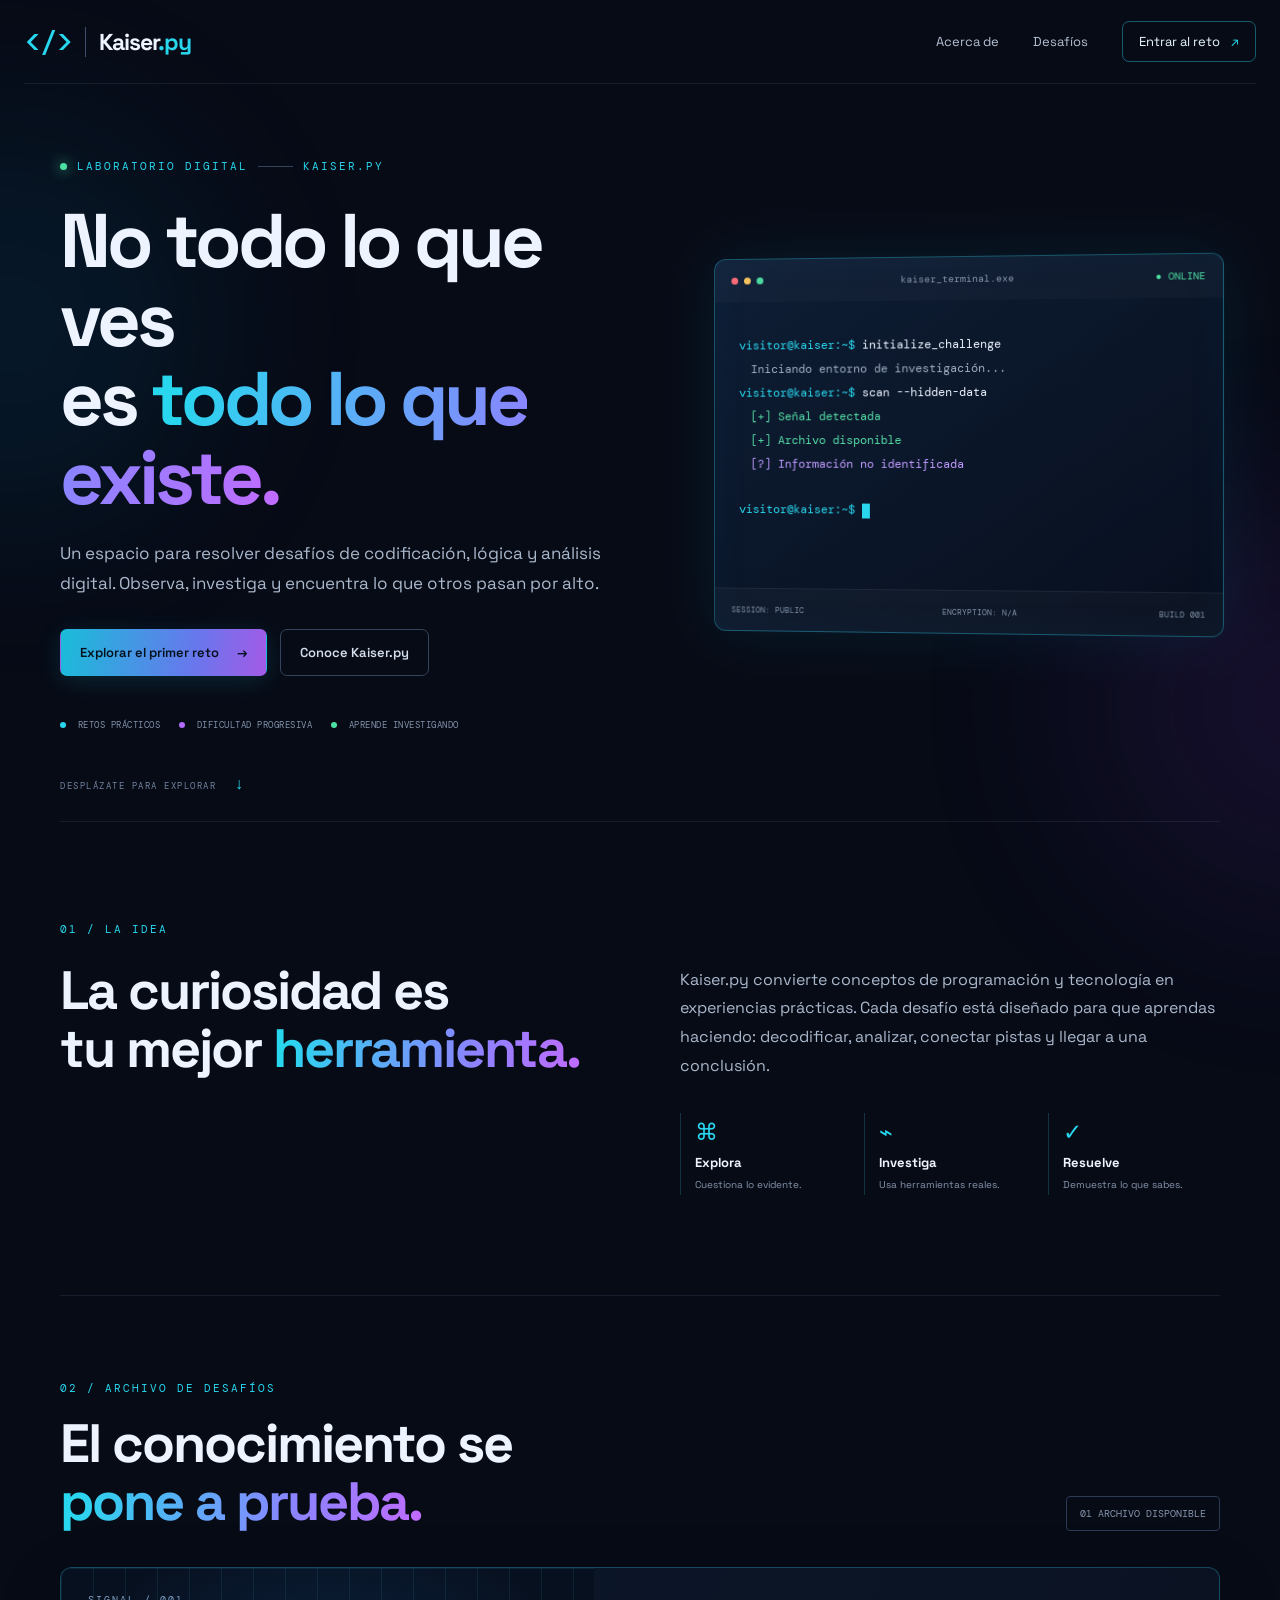
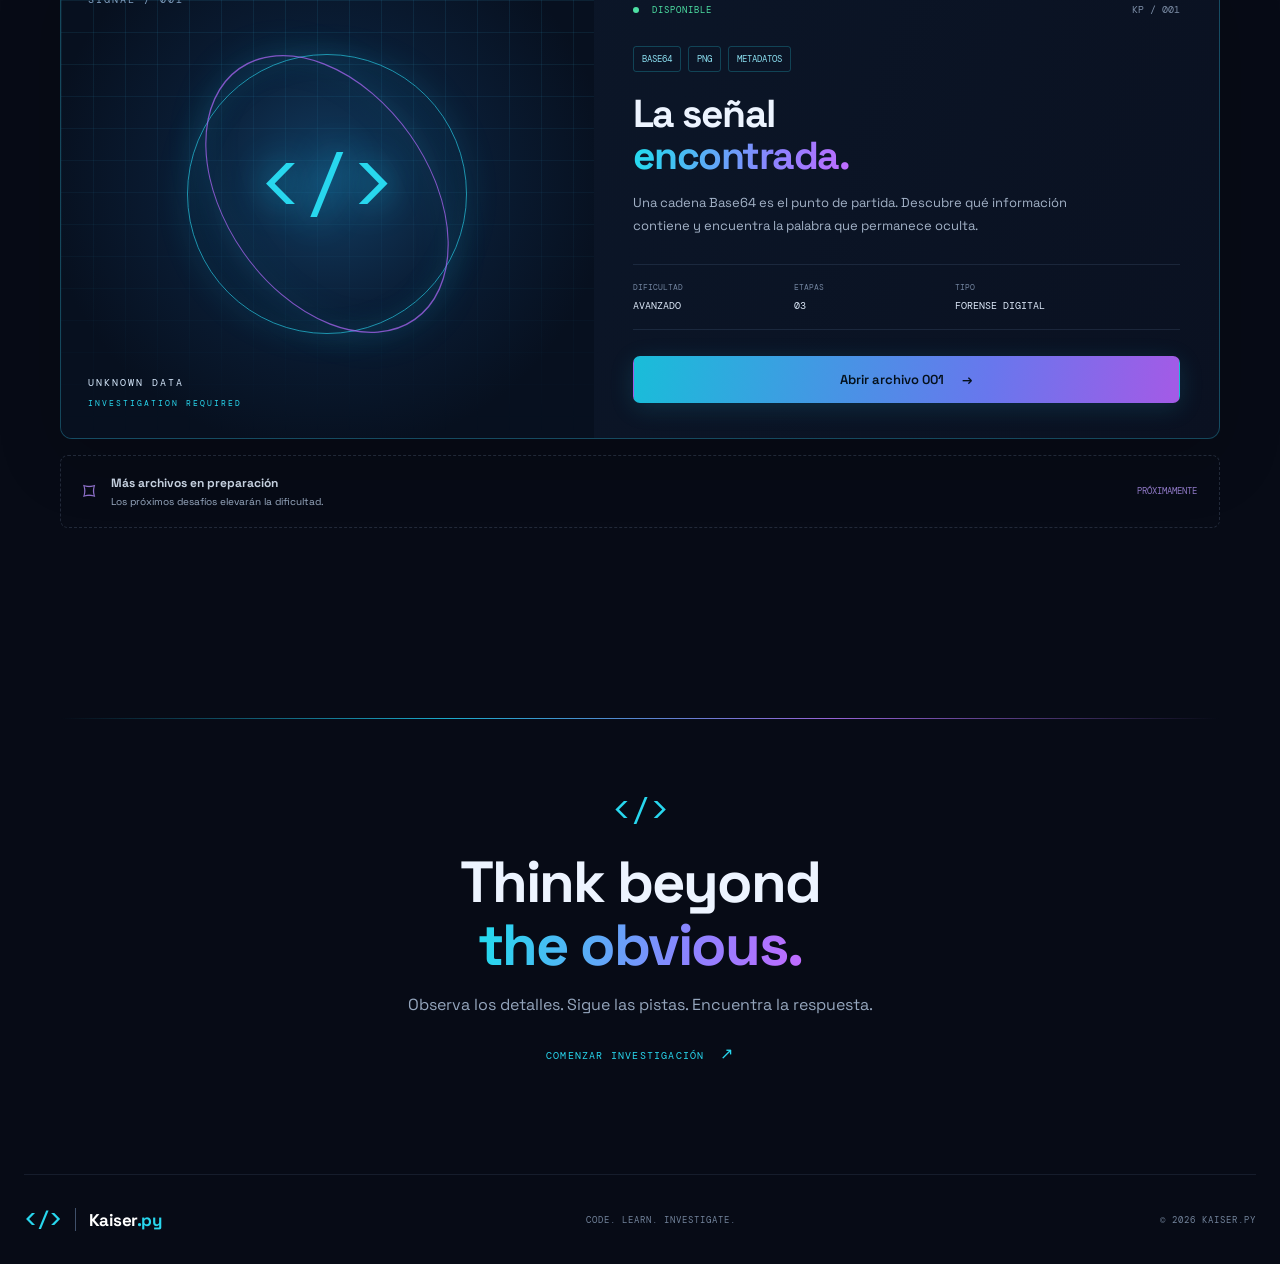
<file: index.html>
<!doctype html>
<html lang="es">
<head>
  <meta charset="utf-8">
  <meta name="viewport" content="width=device-width, initial-scale=1">
  <meta name="theme-color" content="#070b16">
  <meta name="description" content="Kaiser.py — desafíos de programación, codificación y análisis digital.">
  <title>Kaiser.py | Desafíos digitales</title>
  <link rel="icon" href="data:image/svg+xml,%3Csvg xmlns='http://www.w3.org/2000/svg' viewBox='0 0 100 100'%3E%3Crect width='100' height='100' rx='20' fill='%23070b16'/%3E%3Ctext x='50' y='65' font-size='58' text-anchor='middle' fill='%2322d3ee' font-family='monospace'%3E%3C/%3E%3C/svg%3E">
  <link rel="stylesheet" href="styles.css">
</head>
<body>
  <div class="ambient ambient-a"></div><div class="ambient ambient-b"></div>
  <header class="topbar">
    <a class="brand" href="#inicio" aria-label="Kaiser.py inicio">
      <span class="brand-mark">&lt;/&gt;</span><span class="brand-divider"></span><span>Kaiser<span class="accent">.py</span></span>
    </a>
    <nav>
      <a href="#filosofia">Acerca de</a>
      <a href="#desafios">Desafíos</a>
      <a class="nav-cta" href="#reto-001">Entrar al reto <span>↗</span></a>
    </nav>
    <button class="menu-toggle" id="menuToggle" aria-label="Abrir menú" aria-expanded="false">☰</button>
  </header>

  <main id="inicio">
    <section class="hero section-wrap">
      <div class="hero-copy">
        <div class="eyebrow"><span class="pulse"></span> LABORATORIO DIGITAL <span class="eyebrow-line"></span> KAISER.PY</div>
        <h1>No todo lo que ves<br>es <span class="gradient-text">todo lo que existe.</span></h1>
        <p class="hero-lead">Un espacio para resolver desafíos de codificación, lógica y análisis digital. Observa, investiga y encuentra lo que otros pasan por alto.</p>
        <div class="hero-actions">
          <a class="button button-primary" href="#reto-001">Explorar el primer reto <span>→</span></a>
          <a class="button button-ghost" href="#filosofia">Conoce Kaiser.py</a>
        </div>
        <div class="hero-meta"><span><i class="dot dot-cyan"></i> RETOS PRÁCTICOS</span><span><i class="dot dot-purple"></i> DIFICULTAD PROGRESIVA</span><span><i class="dot dot-green"></i> APRENDE INVESTIGANDO</span></div>
      </div>
      <div class="hero-terminal">
        <div class="terminal-top"><div class="window-dots"><i></i><i></i><i></i></div><span>kaiser_terminal.exe</span><span class="terminal-live">● ONLINE</span></div>
        <div class="terminal-body">
          <div class="terminal-line"><span class="prompt">visitor@kaiser:~$</span> initialize_challenge</div>
          <div class="terminal-output">Iniciando entorno de investigación<span class="dots">...</span></div>
          <div class="terminal-line"><span class="prompt">visitor@kaiser:~$</span> scan --hidden-data</div>
          <div class="terminal-output success">[+] Señal detectada</div>
          <div class="terminal-output success">[+] Archivo disponible</div>
          <div class="terminal-output warning">[?] Información no identificada</div>
          <div class="terminal-spacer"></div>
          <div class="terminal-line"><span class="prompt">visitor@kaiser:~$</span> <span class="cursor"></span></div>
        </div>
        <div class="terminal-bottom"><span>SESSION: PUBLIC</span><span>ENCRYPTION: N/A</span><span>BUILD 001</span></div>
      </div>
      <div class="hero-scroll">DESPLÁZATE PARA EXPLORAR <span>↓</span></div>
    </section>

    <section class="manifesto section-wrap" id="filosofia">
      <div class="section-kicker">01 / LA IDEA</div>
      <div class="manifesto-grid">
        <h2>La curiosidad es<br>tu mejor <span class="gradient-text">herramienta.</span></h2>
        <div>
          <p>Kaiser.py convierte conceptos de programación y tecnología en experiencias prácticas. Cada desafío está diseñado para que aprendas haciendo: decodificar, analizar, conectar pistas y llegar a una conclusión.</p>
          <div class="principles">
            <div><span class="principle-icon">⌘</span><b>Explora</b><small>Cuestiona lo evidente.</small></div>
            <div><span class="principle-icon">⌁</span><b>Investiga</b><small>Usa herramientas reales.</small></div>
            <div><span class="principle-icon">✓</span><b>Resuelve</b><small>Demuestra lo que sabes.</small></div>
          </div>
        </div>
      </div>
    </section>

    <section class="challenges section-wrap" id="desafios">
      <div class="section-heading">
        <div><div class="section-kicker">02 / ARCHIVO DE DESAFÍOS</div><h2>El conocimiento se<br><span class="gradient-text">pone a prueba.</span></h2></div>
        <span class="archive-count">01 ARCHIVO DISPONIBLE</span>
      </div>
      <article class="challenge-card" id="reto-001">
        <div class="challenge-art">
          <div class="art-grid"></div>
          <div class="art-orbit orbit-one"></div><div class="art-orbit orbit-two"></div>
          <div class="art-code">&lt;/&gt;</div>
          <div class="art-label">SIGNAL / 001</div>
          <div class="art-bottom">UNKNOWN DATA<br><span>INVESTIGATION REQUIRED</span></div>
        </div>
        <div class="challenge-info">
          <div class="card-topline"><span class="status"><i></i> DISPONIBLE</span><span class="challenge-id">KP / 001</span></div>
          <div class="tag-row"><span>BASE64</span><span>PNG</span><span>METADATOS</span></div>
          <h3>La señal<br><span class="gradient-text">encontrada.</span></h3>
          <p>Una cadena Base64 es el punto de partida. Descubre qué información contiene y encuentra la palabra que permanece oculta.</p>
          <div class="challenge-facts"><div><small>DIFICULTAD</small><b>AVANZADO</b></div><div><small>ETAPAS</small><b>03</b></div><div><small>TIPO</small><b>FORENSE DIGITAL</b></div></div>
          <a class="button button-primary full-button" href="reto-001.html">Abrir archivo 001 <span>→</span></a>
        </div>
      </article>
      <div class="coming-soon"><span class="lock">⌑</span><div><b>Más archivos en preparación</b><small>Los próximos desafíos elevarán la dificultad.</small></div><span class="coming-tag">PRÓXIMAMENTE</span></div>
    </section>

    <section class="closing section-wrap">
      <div class="closing-rule"></div>
      <div class="closing-mark">&lt;/&gt;</div>
      <h2>Think beyond<br><span class="gradient-text">the obvious.</span></h2>
      <p>Observa los detalles. Sigue las pistas. Encuentra la respuesta.</p>
      <a href="#reto-001" class="text-link">COMENZAR INVESTIGACIÓN <span>↗</span></a>
    </section>
  </main>

  <footer class="footer">
    <a class="brand footer-brand" href="#inicio"><span class="brand-mark">&lt;/&gt;</span><span class="brand-divider"></span><span>Kaiser<span class="accent">.py</span></span></a>
    <span>CODE. LEARN. INVESTIGATE.</span>
    <span>© <span id="year"></span> KAISER.PY</span>
  </footer>
  <script src="script.js"></script>
</body>
</html>
</file>
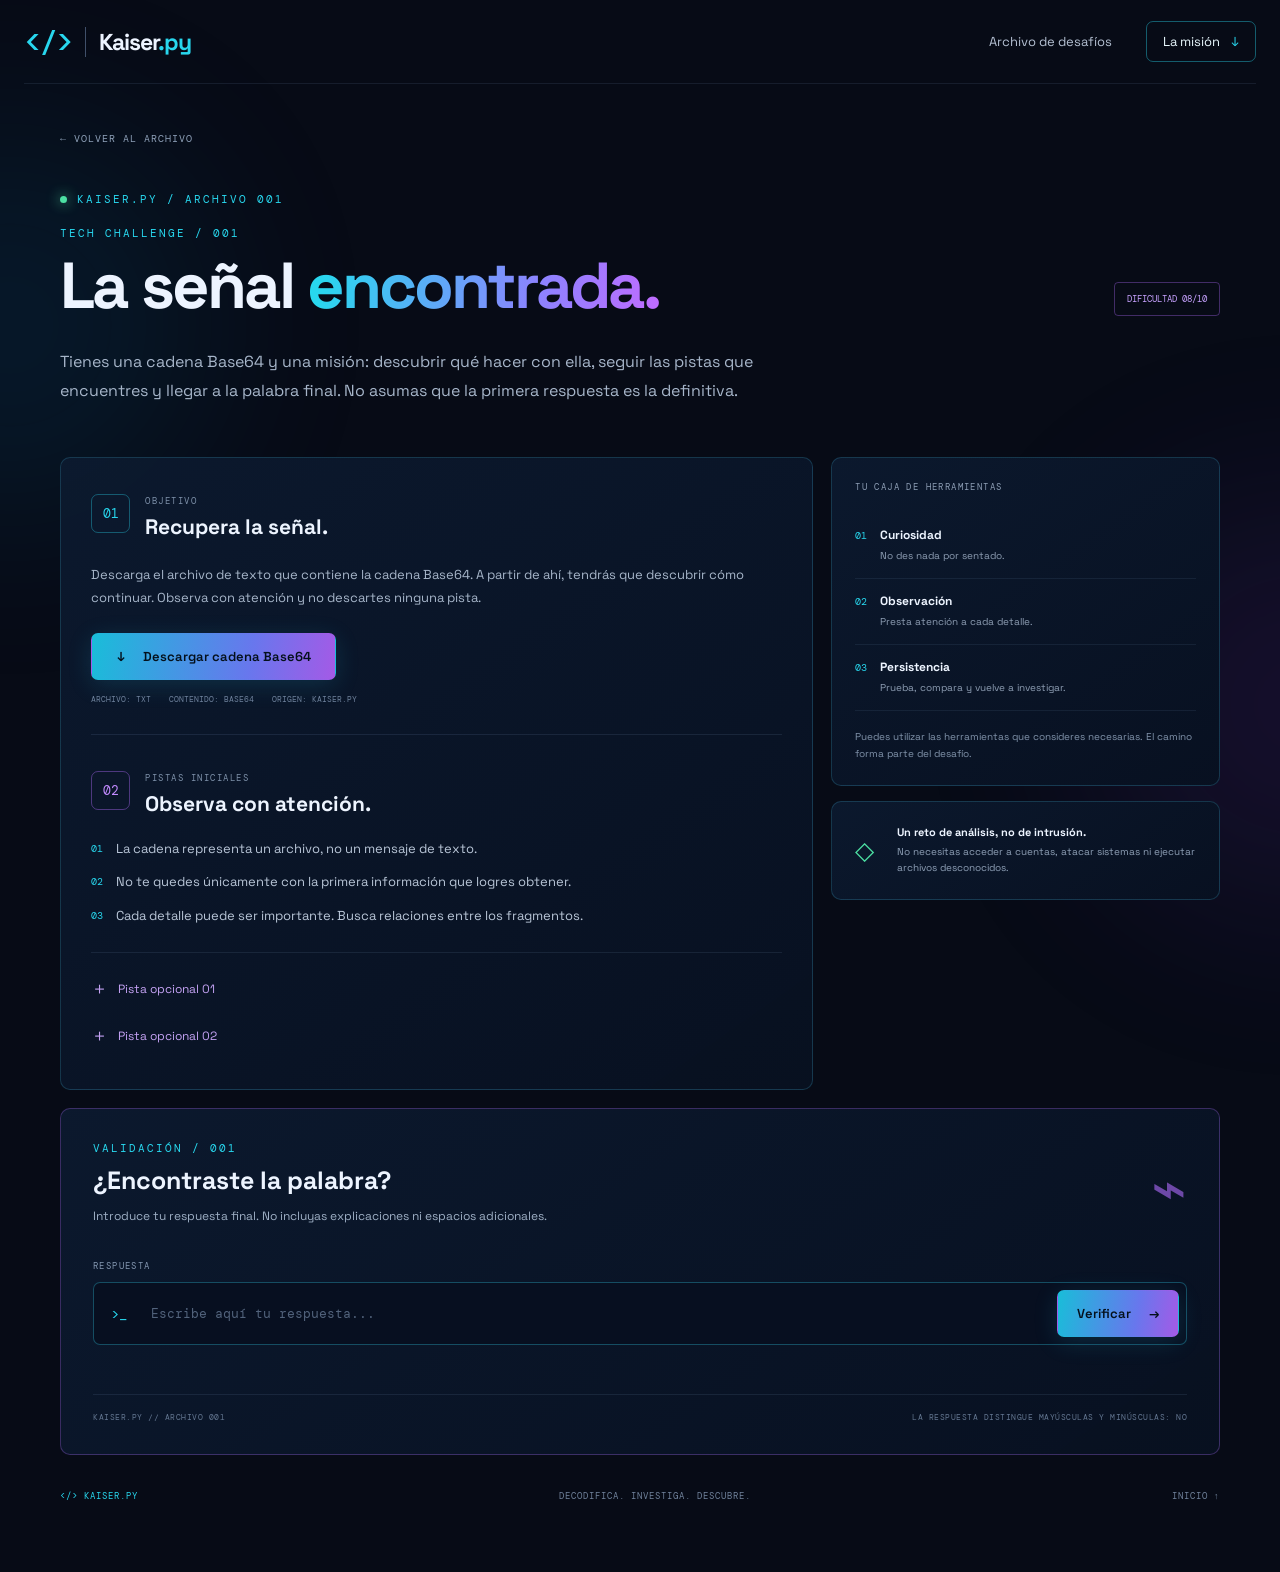
<file: reto-001.html>
<!doctype html>
<html lang="es">
<head>
  <meta charset="utf-8"><meta name="viewport" content="width=device-width, initial-scale=1">
  <meta name="theme-color" content="#070b16">
  <meta name="description" content="Kaiser.py Reto 001 — La señal encontrada.">
  <title>Reto 001 | Kaiser.py</title><link rel="stylesheet" href="styles.css">
</head>
<body class="challenge-page">
  <div class="ambient ambient-a"></div><div class="ambient ambient-b"></div>
  <header class="topbar">
    <a class="brand" href="index.html"><span class="brand-mark">&lt;/&gt;</span><span class="brand-divider"></span><span>Kaiser<span class="accent">.py</span></span></a>
    <nav><a href="index.html#desafios">Archivo de desafíos</a><a class="nav-cta" href="#mision">La misión <span>↓</span></a></nav>
    <button class="menu-toggle" id="menuToggle" aria-label="Abrir menú" aria-expanded="false">☰</button>
  </header>
  <main class="section-wrap reto-main">
    <a href="index.html#desafios" class="back-link">← VOLVER AL ARCHIVO</a>
    <div class="reto-heading">
      <div class="eyebrow"><span class="pulse"></span> KAISER.PY / ARCHIVO 001</div>
      <div class="reto-title-row"><div><div class="section-kicker">TECH CHALLENGE / 001</div><h1>La señal <span class="gradient-text">encontrada.</span></h1></div><span class="level-chip">DIFICULTAD 08/10</span></div>
      <p class="reto-intro">Tienes una cadena Base64 y una misión: descubrir qué hacer con ella, seguir las pistas que encuentres y llegar a la palabra final. No asumas que la primera respuesta es la definitiva.</p>
    </div>

    <section class="mission-grid" id="mision">
      <div class="mission-main panel">
        <div class="panel-heading"><span class="panel-icon">01</span><div><small>OBJETIVO</small><h2>Recupera la señal.</h2></div></div>
        <p>Descarga el archivo de texto que contiene la cadena Base64. A partir de ahí, tendrás que descubrir cómo continuar. Observa con atención y no descartes ninguna pista.</p>
        <a class="button button-primary download-button" href="assets/reto-001/senal_base64.txt" download="KaiserPy_Reto001_Base64.txt"><span>↓</span> Descargar cadena Base64</a>
        <div class="file-meta"><span>ARCHIVO: TXT</span><span>CONTENIDO: BASE64</span><span>ORIGEN: KAISER.PY</span></div>
        <div class="mission-divider"></div>
        <div class="panel-heading"><span class="panel-icon purple">02</span><div><small>PISTAS INICIALES</small><h2>Observa con atención.</h2></div></div>
        <ul class="clue-list">
          <li><span>01</span> La cadena representa un archivo, no un mensaje de texto.</li>
          <li><span>02</span> No te quedes únicamente con la primera información que logres obtener.</li>
          <li><span>03</span> Cada detalle puede ser importante. Busca relaciones entre los fragmentos.</li>
        </ul>
        <div class="hint-area">
          <button class="hint-toggle" id="hintOne" aria-expanded="false"><span>＋</span> Pista opcional 01</button>
          <div class="hint-content" id="hintContentOne" hidden>Si encuentras varios fragmentos, no los interpretes de forma aislada. Busca qué tienen en común.</div>
          <button class="hint-toggle" id="hintTwo" aria-expanded="false"><span>＋</span> Pista opcional 02</button>
          <div class="hint-content" id="hintContentTwo" hidden>A veces, la clave no está en descifrar cada fragmento por separado, sino en descubrir cómo encajan.</div>
        </div>
      </div>
      <aside class="mission-side">
        <div class="side-card panel">
          <div class="side-kicker">TU CAJA DE HERRAMIENTAS</div>
          <div class="tool-item"><span>01</span><div><b>Curiosidad</b><small>No des nada por sentado.</small></div></div>
          <div class="tool-item"><span>02</span><div><b>Observación</b><small>Presta atención a cada detalle.</small></div></div>
          <div class="tool-item"><span>03</span><div><b>Persistencia</b><small>Prueba, compara y vuelve a investigar.</small></div></div>
          <div class="side-note">Puedes utilizar las herramientas que consideres necesarias. El camino forma parte del desafío.</div>
        </div>
        <div class="side-card panel caution-card"><span class="shield">◇</span><b>Un reto de análisis, no de intrusión.</b><p>No necesitas acceder a cuentas, atacar sistemas ni ejecutar archivos desconocidos.</p></div>
      </aside>
    </section>

    <section class="answer-panel panel">
      <div class="answer-heading"><div><div class="section-kicker">VALIDACIÓN / 001</div><h2>¿Encontraste la palabra?</h2><p>Introduce tu respuesta final. No incluyas explicaciones ni espacios adicionales.</p></div><div class="answer-symbol">⌁</div></div>
      <form id="answerForm" autocomplete="off">
        <label for="answerInput">RESPUESTA</label>
        <div class="answer-input-row"><span class="input-prefix">&gt;_</span><input id="answerInput" name="answer" type="text" placeholder="Escribe aquí tu respuesta..." maxlength="40" spellcheck="false" required><button class="button button-primary" type="submit">Verificar <span>→</span></button></div>
        <p class="form-message" id="formMessage" role="status" aria-live="polite"></p>
      </form>
      <div class="success-box" id="successBox" hidden>
        <div class="success-icon">✓</div><div><div class="success-kicker">SEÑAL IDENTIFICADA</div><h3>Desafío completado.</h3><p>Has encontrado la palabra correcta. La investigación del Archivo 001 ha concluido.</p><span class="success-stamp">KAISER.PY / ARCHIVE 001 / VERIFIED</span></div>
      </div>
      <div class="answer-foot"><span>KAISER.PY // ARCHIVO 001</span><span>LA RESPUESTA DISTINGUE MAYÚSCULAS Y MINÚSCULAS: NO</span></div>
    </section>
    <div class="reto-footer-line"><span>&lt;/&gt; KAISER.PY</span><span>DECODIFICA. INVESTIGA. DESCUBRE.</span><a href="index.html">INICIO ↑</a></div>
  </main>
  <script src="script.js"></script><script src="reto.js"></script>
</body>
</html>
</file>
<file: styles.css>
@import url('https://fonts.googleapis.com/css2?family=DM+Mono:wght@400;500&family=Space+Grotesk:wght@400;500;600;700&display=swap');
:root{--bg:#070b16;--panel:#0b1426;--panel2:#0e1a30;--line:rgba(69,190,224,.22);--cyan:#28d7ee;--purple:#b16cff;--text:#edf4ff;--muted:#9aaac2;--green:#4de0a3;--mono:'DM Mono',monospace;--sans:'Space Grotesk',Arial,sans-serif}
*{box-sizing:border-box}html{scroll-behavior:smooth}body{margin:0;background:var(--bg);color:var(--text);font-family:var(--sans);overflow-x:hidden}a{color:inherit;text-decoration:none}.ambient{position:fixed;z-index:-1;filter:blur(100px);opacity:.13;pointer-events:none;border-radius:50%}.ambient-a{width:380px;height:380px;background:#087fbd;top:15%;left:-180px}.ambient-b{width:420px;height:420px;background:#762fc1;right:-230px;top:55%}.section-wrap{width:min(1160px,calc(100% - 48px));margin-inline:auto}.topbar{height:84px;width:min(1320px,calc(100% - 48px));margin:auto;display:flex;align-items:center;justify-content:space-between;border-bottom:1px solid rgba(128,165,204,.12);position:relative;z-index:5}.brand{display:flex;align-items:center;gap:13px;font-weight:700;font-size:23px;letter-spacing:-1px}.brand-mark{font-family:var(--mono);font-size:29px;color:var(--cyan);font-weight:500}.brand-divider{height:30px;width:1px;background:#40506a}.accent{color:var(--cyan)}nav{display:flex;align-items:center;gap:34px;color:#b5c1d3;font-size:13px}nav a:hover,.text-link:hover{color:var(--cyan)}.nav-cta{border:1px solid rgba(40,215,238,.4);padding:11px 16px;border-radius:7px;color:#eafaff}.nav-cta span{color:var(--cyan);margin-left:8px}.menu-toggle{display:none;background:none;color:white;border:0;font-size:24px}.hero{min-height:650px;display:grid;grid-template-columns:1.08fr .92fr;align-items:center;gap:50px;padding-top:75px;padding-bottom:90px;position:relative}.eyebrow,.section-kicker{font:11px var(--mono);letter-spacing:2px;color:var(--cyan)}.eyebrow{display:flex;align-items:center;gap:10px}.pulse{width:7px;height:7px;border-radius:50%;background:var(--green);box-shadow:0 0 13px var(--green)}.eyebrow-line{height:1px;width:35px;background:#34435c}.hero h1{font-size:clamp(44px,6vw,76px);line-height:1.04;letter-spacing:-4px;margin:28px 0 22px}.gradient-text{background:linear-gradient(100deg,#28d7ee 5%,#8c83ff 65%,#c16bff);-webkit-background-clip:text;background-clip:text;color:transparent}.hero-lead{max-width:590px;color:#aab8cc;font-size:17px;line-height:1.75}.hero-actions{display:flex;gap:13px;margin-top:30px;flex-wrap:wrap}.button{display:inline-flex;align-items:center;justify-content:center;gap:18px;padding:14px 19px;border-radius:7px;font:600 13px var(--sans);cursor:pointer;border:1px solid transparent;transition:.2s}.button-primary{background:linear-gradient(100deg,#19bdd9,#6877ed 65%,#a45ae6);color:#04101b;box-shadow:0 5px 25px rgba(35,188,225,.16)}.button-primary:hover{transform:translateY(-2px);filter:brightness(1.12)}.button-ghost{border-color:#35435b;color:#d4deec}.button-ghost:hover{border-color:var(--cyan);color:white}.hero-meta{display:flex;gap:19px;flex-wrap:wrap;margin-top:43px;font:9px var(--mono);color:#8091a9;letter-spacing:.5px}.dot{display:inline-block;width:6px;height:6px;border-radius:50%;margin-right:6px}.dot-cyan{background:var(--cyan)}.dot-purple{background:var(--purple)}.dot-green{background:var(--green)}.hero-terminal{border:1px solid rgba(50,204,231,.36);border-radius:12px;background:linear-gradient(145deg,rgba(13,30,54,.96),rgba(7,14,29,.96));box-shadow:0 0 60px rgba(17,139,188,.12),inset 0 0 40px rgba(24,120,170,.06);overflow:hidden;transform:perspective(1000px) rotateY(-4deg)}.terminal-top,.terminal-bottom{height:43px;display:flex;align-items:center;padding:0 17px;justify-content:space-between;background:rgba(255,255,255,.025);font:10px var(--mono);color:#8192aa}.window-dots{display:flex;gap:6px}.window-dots i{width:7px;height:7px;border-radius:50%;background:#ff6b79}.window-dots i:nth-child(2){background:#f5c15e}.window-dots i:nth-child(3){background:#4bd9a0}.terminal-live{color:var(--green)}.terminal-body{padding:32px 25px 38px;font:12px/2 var(--mono);min-height:290px}.prompt{color:var(--cyan)}.terminal-output{color:#9eacc1;padding-left:12px}.terminal-output.success{color:#54dca5}.terminal-output.warning{color:#c19bff}.terminal-spacer{height:22px}.cursor{display:inline-block;width:8px;height:15px;background:var(--cyan);vertical-align:middle;animation:blink 1s steps(2,start) infinite}@keyframes blink{to{visibility:hidden}}.terminal-bottom{border-top:1px solid rgba(255,255,255,.06);font-size:8px}.hero-scroll{position:absolute;bottom:27px;left:0;color:#71839e;font:9px var(--mono);letter-spacing:1.5px}.hero-scroll span{color:var(--cyan);font-size:16px;margin-left:12px}.manifesto{padding:100px 0;border-top:1px solid rgba(128,165,204,.12)}.manifesto-grid{display:grid;grid-template-columns:1fr 1fr;gap:80px;margin-top:26px}.manifesto h2,.section-heading h2,.closing h2{font-size:clamp(34px,4.5vw,54px);line-height:1.08;letter-spacing:-2px;margin:0}.manifesto-grid>div>p{color:#aab8cc;line-height:1.8;font-size:16px;margin:4px 0 32px}.principles{display:grid;grid-template-columns:repeat(3,1fr);gap:12px}.principles>div{border-left:1px solid var(--line);padding:4px 0 4px 14px;display:grid;gap:7px}.principle-icon{color:var(--cyan);font:23px var(--mono)}.principles b{font-size:13px}.principles small{font-size:10px;color:#8494ac}.challenges{padding:85px 0 100px;border-top:1px solid rgba(128,165,204,.12)}.section-heading{display:flex;justify-content:space-between;align-items:end;margin-bottom:36px}.section-heading h2{margin-top:20px}.archive-count{font:10px var(--mono);color:#8595ad;border:1px solid #2b3b54;padding:10px 13px;border-radius:4px}.challenge-card{display:grid;grid-template-columns:.92fr 1.08fr;border:1px solid rgba(47,195,224,.3);border-radius:12px;overflow:hidden;background:linear-gradient(110deg,#0c192c,#0a1121);box-shadow:0 20px 65px rgba(0,0,0,.18)}.challenge-art{min-height:420px;position:relative;overflow:hidden;background:radial-gradient(ellipse at 50% 45%,#123d62 0,#0a1d35 38%,#07101f 75%)}.art-grid{position:absolute;inset:0;background-image:linear-gradient(rgba(57,174,217,.12) 1px,transparent 1px),linear-gradient(90deg,rgba(57,174,217,.12) 1px,transparent 1px);background-size:32px 32px;mask-image:linear-gradient(to bottom,black,transparent)}.art-orbit{position:absolute;border:1px solid rgba(42,213,238,.65);border-radius:50%;width:280px;height:280px;left:50%;top:48%;transform:translate(-50%,-50%);box-shadow:0 0 35px rgba(34,194,235,.12),inset 0 0 30px rgba(34,194,235,.08)}.orbit-two{width:205px;height:205px;border-color:rgba(177,108,255,.7);transform:translate(-50%,-50%) rotate(55deg) scaleX(1.5)}.art-code{position:absolute;left:50%;top:46%;transform:translate(-50%,-50%);font:76px var(--mono);color:var(--cyan);text-shadow:0 0 35px #16b9e2}.art-label,.art-bottom{position:absolute;left:27px;font:10px var(--mono);letter-spacing:2px;color:#83a2c3}.art-label{top:25px}.art-bottom{bottom:25px;line-height:2;color:#d4e6fa}.art-bottom span{color:var(--cyan);font-size:8px}.challenge-info{padding:35px 39px}.card-topline{display:flex;justify-content:space-between;align-items:center}.status{font:9px var(--mono);color:var(--green);letter-spacing:1px}.status i{display:inline-block;width:6px;height:6px;background:var(--green);border-radius:50%;margin-right:7px}.challenge-id{font:10px var(--mono);color:#7c8da6}.tag-row{display:flex;gap:7px;margin-top:30px}.tag-row span{font:9px var(--mono);color:#8bdff0;border:1px solid rgba(40,215,238,.24);padding:6px 8px;border-radius:3px}.challenge-info h3{font-size:39px;line-height:1.06;letter-spacing:-1.5px;margin:21px 0 15px}.challenge-info>p{color:#a3b2c7;font-size:13px;line-height:1.8;max-width:490px}.challenge-facts{display:grid;grid-template-columns:1fr 1fr 1.4fr;border-top:1px solid rgba(128,165,204,.14);border-bottom:1px solid rgba(128,165,204,.14);padding:17px 0;margin:26px 0}.challenge-facts div{display:grid;gap:7px}.challenge-facts small{font:8px var(--mono);color:#71839e}.challenge-facts b{font:10px var(--mono);color:#dce8f8}.full-button{width:100%}.coming-soon{margin-top:16px;border:1px dashed rgba(130,151,180,.22);border-radius:8px;padding:19px 22px;display:flex;align-items:center;gap:16px;color:#9aabc2}.lock{font-size:24px;color:#8e70ca}.coming-soon div{display:grid;gap:4px}.coming-soon b{font-size:12px;color:#c5d0df}.coming-soon small{font-size:10px}.coming-tag{margin-left:auto;font:9px var(--mono);color:#8f78c6}.closing{text-align:center;padding:90px 0 110px;position:relative}.closing-rule{height:1px;background:linear-gradient(90deg,transparent,#1baacb,#9663d6,transparent);margin-bottom:70px}.closing-mark{font:32px var(--mono);color:var(--cyan);margin-bottom:20px}.closing h2{font-size:58px}.closing p{color:#95a6bd;margin:18px 0 28px}.text-link{font:10px var(--mono);letter-spacing:1.2px;color:var(--cyan)}.text-link span{font-size:16px;margin-left:8px}.footer{border-top:1px solid rgba(128,165,204,.12);min-height:90px;width:min(1320px,calc(100% - 48px));margin:auto;display:flex;align-items:center;justify-content:space-between;color:#73849c;font:9px var(--mono);letter-spacing:1px}.footer-brand{font:700 17px var(--sans);letter-spacing:-.5px;color:white}.footer-brand .brand-mark{font-size:22px}.footer-brand .brand-divider{height:23px}
/* challenge page */
.reto-main{padding-top:42px;padding-bottom:70px}.back-link{font:10px var(--mono);color:#8ea0b8;letter-spacing:1px}.back-link:hover{color:var(--cyan)}.reto-heading{padding:45px 0 35px}.reto-title-row{display:flex;align-items:end;justify-content:space-between;margin-top:20px}.reto-title-row h1{font-size:clamp(42px,6vw,65px);letter-spacing:-3px;line-height:1.05;margin:12px 0}.level-chip{font:9px var(--mono);color:#c7a2ff;border:1px solid rgba(177,108,255,.35);padding:10px 12px;border-radius:4px;margin-bottom:16px}.reto-intro{max-width:760px;color:#a7b6ca;line-height:1.8;font-size:16px}.mission-grid{display:grid;grid-template-columns:1.55fr .8fr;gap:18px}.panel{border:1px solid rgba(66,175,213,.23);background:linear-gradient(145deg,rgba(12,26,47,.94),rgba(8,17,33,.96));border-radius:10px}.mission-main{padding:30px}.panel-heading{display:flex;align-items:center;gap:15px}.panel-icon{display:grid;place-items:center;width:39px;height:39px;border:1px solid rgba(40,215,238,.35);color:var(--cyan);border-radius:7px;font:13px var(--mono)}.panel-icon.purple{color:#c28aff;border-color:rgba(177,108,255,.4)}.panel-heading small{font:9px var(--mono);color:#7e91aa;letter-spacing:1.5px}.panel-heading h2{font-size:21px;margin:4px 0 0}.mission-main>p{font-size:13px;line-height:1.8;color:#a7b6ca;margin:23px 0}.download-button{min-width:245px}.file-meta{display:flex;gap:18px;flex-wrap:wrap;margin-top:14px;color:#6f829d;font:8px var(--mono)}.mission-divider{height:1px;background:rgba(128,165,204,.13);margin:30px 0}.clue-list{list-style:none;margin:22px 0 25px;padding:0;display:grid;gap:13px}.clue-list li{display:flex;gap:13px;color:#b9c6d8;font-size:13px;line-height:1.6}.clue-list li span{font:10px var(--mono);color:var(--cyan);padding-top:3px}.hint-area{border-top:1px solid rgba(128,165,204,.12);padding-top:12px}.hint-toggle{width:100%;display:flex;align-items:center;gap:10px;text-align:left;background:none;border:0;padding:12px 0;color:#c4a2f4;font:12px var(--sans);cursor:pointer}.hint-toggle span{font:17px var(--mono)}.hint-content{margin:0 0 10px 27px;padding:12px 14px;border-left:2px solid var(--purple);background:rgba(177,108,255,.06);font-size:12px;line-height:1.7;color:#b5c1d2}.mission-side{display:grid;gap:15px;align-content:start}.side-card{padding:23px}.side-kicker{font:9px var(--mono);letter-spacing:1.4px;color:#8d9eb5;margin-bottom:20px}.tool-item{display:flex;gap:13px;padding:14px 0;border-bottom:1px solid rgba(128,165,204,.1)}.tool-item>span{font:10px var(--mono);color:var(--cyan);padding-top:2px}.tool-item div{display:grid;gap:5px}.tool-item b{font-size:12px}.tool-item small{font-size:10px;line-height:1.6;color:#8e9eb4}.side-note{font-size:10px;line-height:1.7;color:#8294ac;margin-top:17px}.caution-card{display:grid;grid-template-columns:32px 1fr;column-gap:10px;align-items:center}.shield{font-size:25px;color:var(--green);grid-row:span 2}.caution-card b{font-size:11px}.caution-card p{grid-column:2;color:#8fa0b7;font-size:10px;line-height:1.6;margin:5px 0 0}.answer-panel{padding:32px;margin-top:18px;border-color:rgba(163,101,232,.32)}.answer-heading{display:flex;justify-content:space-between;align-items:center}.answer-heading h2{font-size:25px;margin:9px 0}.answer-heading p{font-size:12px;color:#9eafc5}.answer-symbol{font:60px var(--mono);color:rgba(177,108,255,.6)}#answerForm{margin-top:24px}#answerForm label{display:block;font:9px var(--mono);letter-spacing:1.4px;color:#8497b1;margin-bottom:10px}.answer-input-row{display:flex;align-items:center;gap:12px;border:1px solid rgba(49,195,224,.34);background:#070f20;border-radius:7px;padding:7px}.input-prefix{font:14px var(--mono);color:var(--cyan);padding-left:10px}#answerInput{flex:1;min-width:0;background:transparent;border:0;outline:0;color:white;font:13px var(--mono);padding:12px}#answerInput::placeholder{color:#52637c}.answer-input-row .button{white-space:nowrap}.form-message{min-height:18px;font-size:11px;color:#f1a2a9;margin:9px 0 0}.success-box{display:flex;gap:18px;align-items:flex-start;margin-top:25px;padding:22px;border:1px solid rgba(77,224,163,.42);border-radius:8px;background:rgba(31,174,119,.08)}.success-icon{width:40px;height:40px;border-radius:50%;display:grid;place-items:center;background:rgba(77,224,163,.14);color:var(--green);font-size:23px}.success-kicker{font:9px var(--mono);letter-spacing:1.4px;color:var(--green)}.success-box h3{margin:6px 0;font-size:21px}.success-box p{color:#a7b8ca;font-size:12px;line-height:1.7}.success-stamp{font:8px var(--mono);color:#71d9b1;letter-spacing:1px}.answer-foot{display:flex;justify-content:space-between;gap:12px;border-top:1px solid rgba(128,165,204,.12);padding-top:17px;margin-top:22px;color:#647792;font:8px var(--mono);letter-spacing:.5px}.reto-footer-line{display:flex;justify-content:space-between;gap:12px;margin-top:35px;color:#71839c;font:9px var(--mono);letter-spacing:1px}.reto-footer-line span:first-child{color:var(--cyan)}
@media(max-width:850px){.hero{grid-template-columns:1fr;gap:35px;padding-top:65px}.hero-terminal{max-width:650px;width:100%;transform:none}.hero-scroll{display:none}.manifesto-grid{gap:35px}.challenge-card{grid-template-columns:1fr 1fr}.challenge-art{min-height:450px}.challenge-info{padding:28px}.mission-grid{grid-template-columns:1fr}.mission-side{grid-template-columns:1fr 1fr}.reto-title-row{align-items:start;gap:15px}.level-chip{white-space:nowrap}}
@media(max-width:600px){.section-wrap,.topbar,.footer{width:calc(100% - 34px)}.topbar{height:70px}nav{display:none;position:absolute;top:69px;left:0;right:0;background:#0b1528;border:1px solid var(--line);padding:20px;flex-direction:column;align-items:stretch;gap:20px}.topbar.menu-open nav{display:flex}.menu-toggle{display:block}.brand{font-size:20px}.hero{padding-top:55px;padding-bottom:75px;min-height:0}.hero h1{font-size:46px;letter-spacing:-2.5px}.hero-lead{font-size:15px}.hero-meta{gap:12px;font-size:8px}.terminal-body{padding:24px 16px;font-size:10px}.terminal-bottom{font-size:7px;padding:0 9px}.manifesto,.challenges{padding:65px 0}.manifesto-grid{grid-template-columns:1fr;gap:25px}.manifesto h2,.section-heading h2{font-size:39px}.principles{gap:7px}.principles>div{padding-left:9px}.principles small{font-size:9px}.section-heading{display:block}.archive-count{display:inline-block;margin-top:20px}.challenge-card{grid-template-columns:1fr}.challenge-art{min-height:270px}.art-orbit{width:210px;height:210px}.orbit-two{width:155px;height:155px}.art-code{font-size:60px}.challenge-info{padding:25px 21px}.challenge-info h3{font-size:35px}.challenge-facts{grid-template-columns:1fr 1fr 1.3fr}.challenge-facts b{font-size:8px}.coming-soon{padding:16px}.coming-tag{font-size:7px}.closing{padding:60px 0 75px}.closing h2{font-size:47px}.footer{flex-wrap:wrap;padding:22px 0;gap:15px}.footer>span:nth-child(2){display:none}.reto-main{padding-top:28px}.reto-heading{padding:35px 0 25px}.reto-title-row{display:block}.reto-title-row h1{font-size:43px;letter-spacing:-2px}.level-chip{display:inline-block;margin:5px 0 0}.reto-intro{font-size:14px}.mission-main{padding:22px 18px}.mission-side{grid-template-columns:1fr}.answer-panel{padding:23px 17px}.answer-heading h2{font-size:22px}.answer-symbol{font-size:42px}.answer-input-row{flex-wrap:wrap}.input-prefix{padding-left:7px}#answerInput{width:calc(100% - 55px);flex:none}.answer-input-row .button{width:100%}.answer-foot{flex-direction:column}.reto-footer-line{flex-wrap:wrap;font-size:8px}.reto-footer-line span:nth-child(2){display:none}}

/* Keep success feedback hidden until the correct answer is submitted. */
.success-box[hidden]{display:none!important}
</file>
